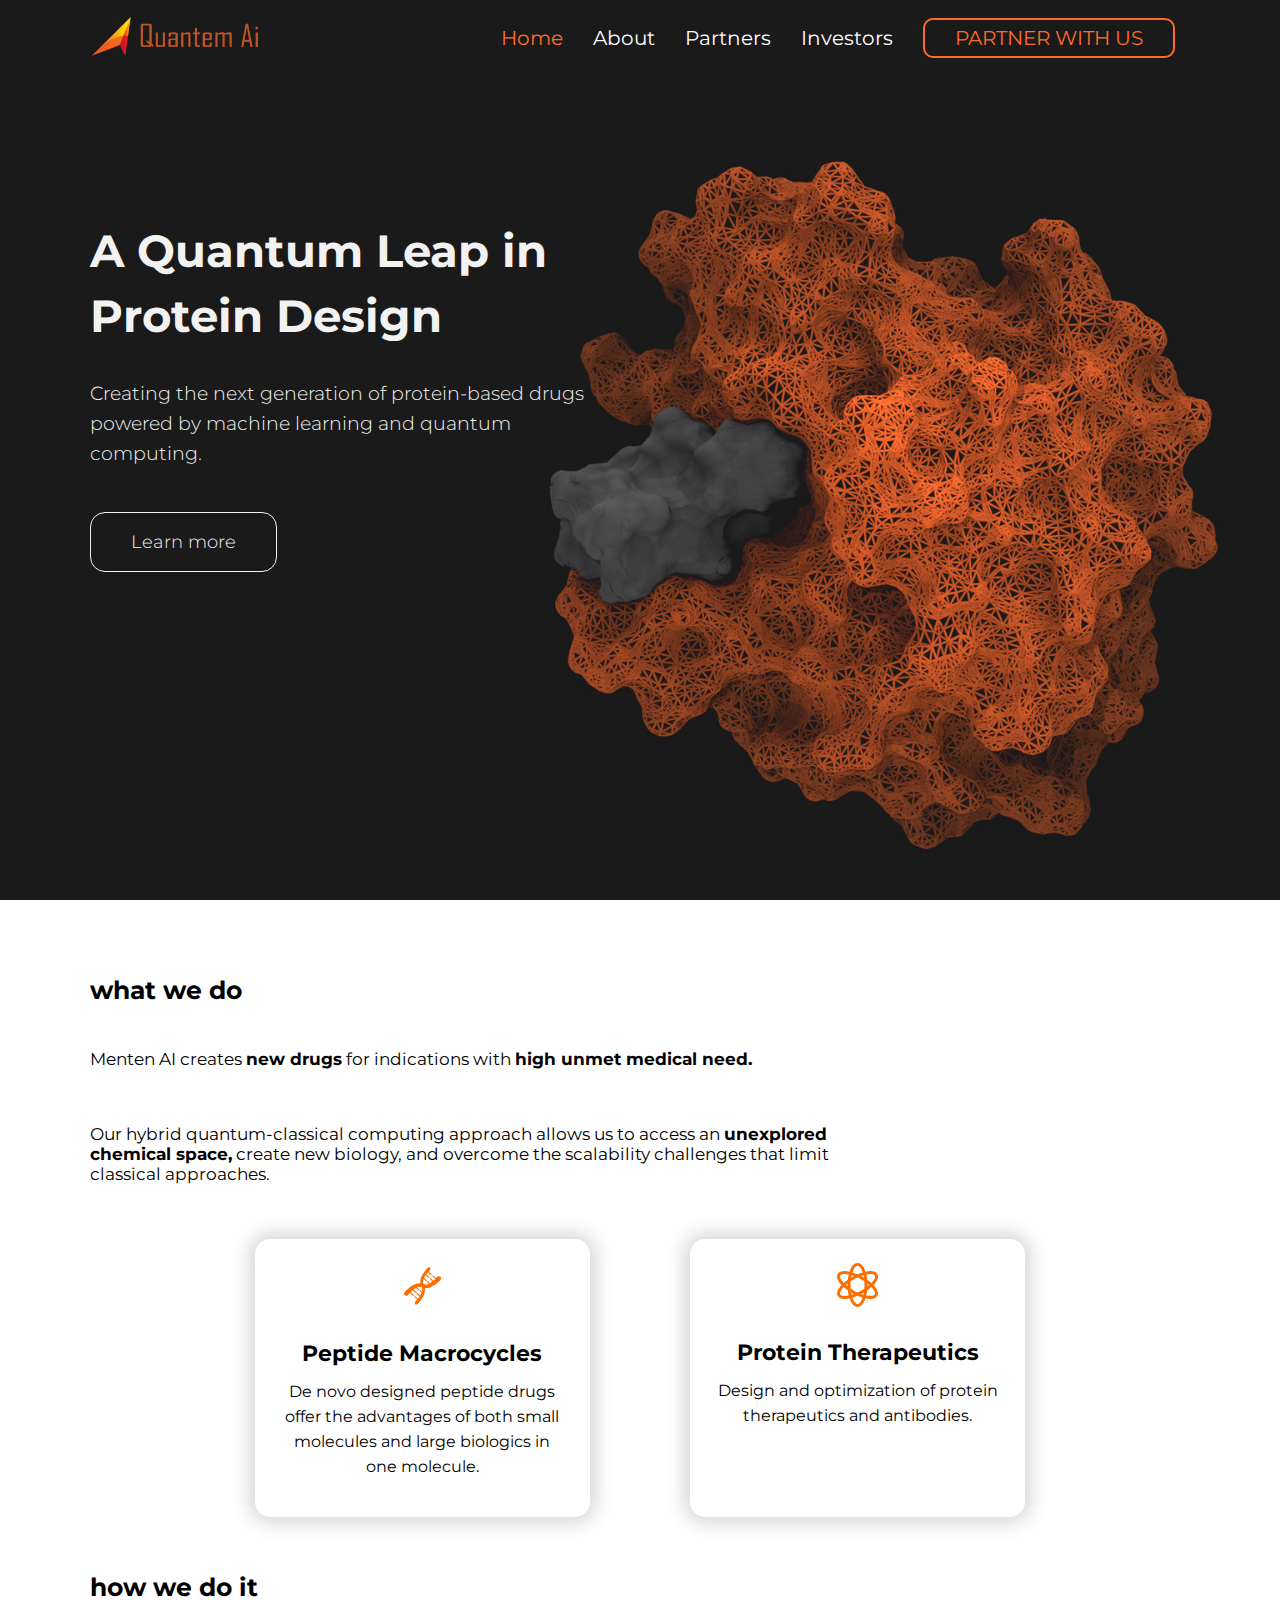
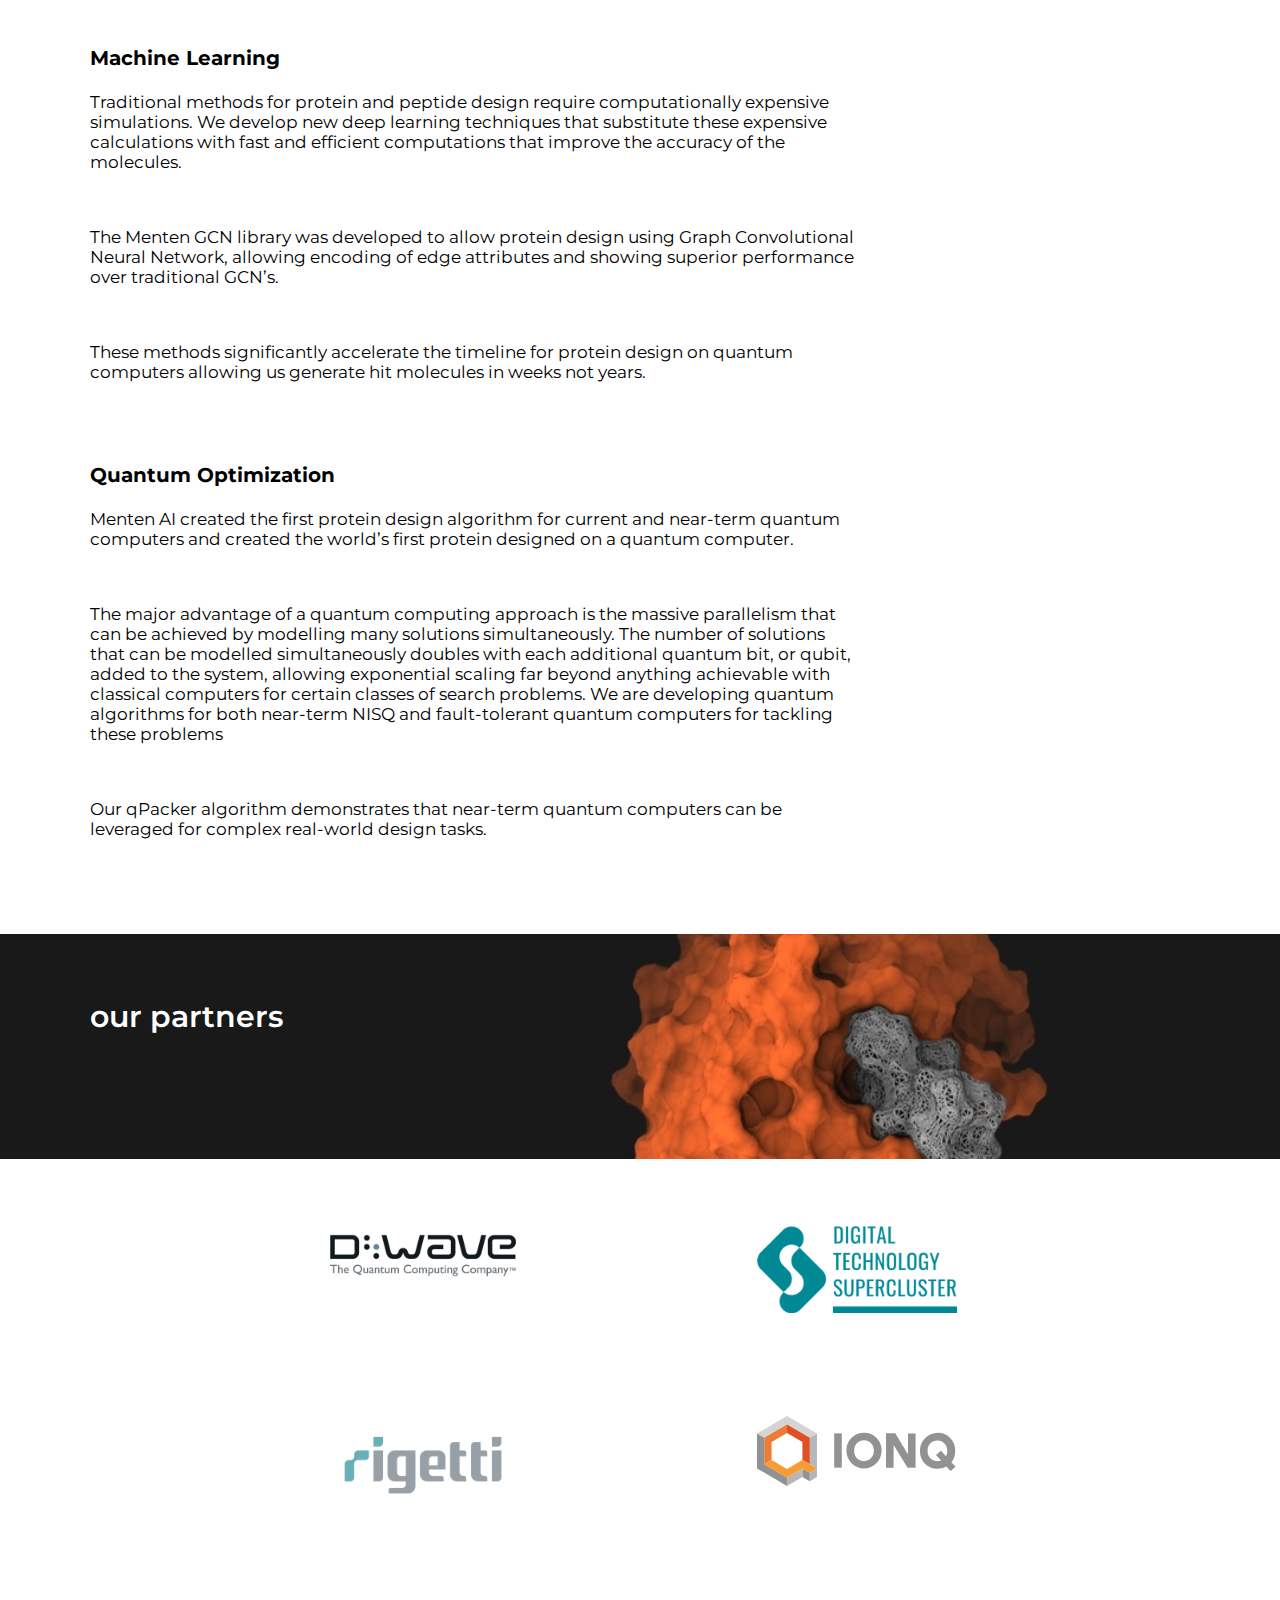
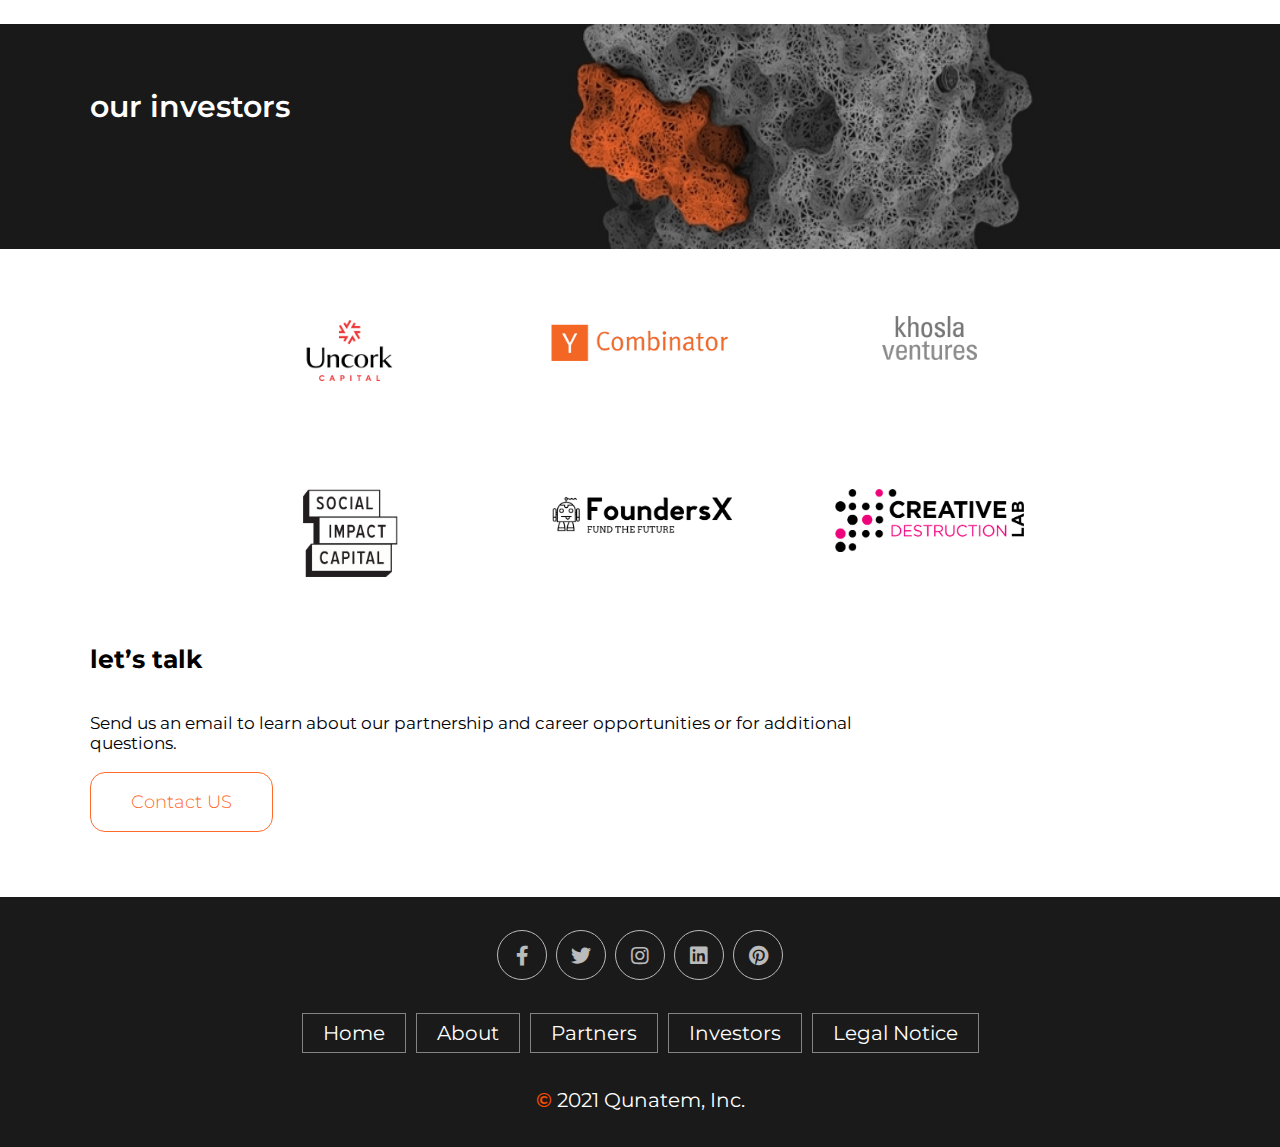
<file: index.html>
<!DOCTYPE html>
<html lang="en" dir="ltr">
  <head>
    <meta charset="utf-8">
    <meta http-equiv="X-UA-Compatible" content="IE=edge">
    <meta name="viewport" content="width=device-width, initial-scale=1.0">
    <link rel="shortcut icon" href="images/fav.png">
    <title>Qunatem</title>
    <link rel="stylesheet" href="css/style.css">
    <link rel="stylesheet" href="https://cdnjs.cloudflare.com/ajax/libs/font-awesome/5.15.3/css/all.min.css">
  </head>
  <body>
<section  id="home" class="home">
    <header>


      <a href="#" class="logo"><img class="logo" src="images/logo.png"></a>

      <div id="menu" class="fas fa-bars"></div>

      <nav class="navbar">
        <ul>
          <li><a class="active" href="#home">Home</a></li>
          <li><a href="#what-we">About</a></li>
          <li><a href="#partners">Partners</a></li>
          <li><a href="#investors">Investors</a></li>
       <li> <a href="contact.html"> <button class="began">PARTNER WITH US</button></a></li>
        </ul>
      </nav>

    </header>


<div class="hero">
  <h1>A Quantum Leap in <br> Protein Design</h1>
<h2>Creating the next generation of protein-based drugs powered by machine learning and quantum computing.</h2>
<a class="learn" href="contact.html">Learn more</a>

</div>
</section>


<section id="what-we">
<h1>what we do</h1>
<h2>Menten AI creates <strong>new drugs</strong> for indications with <strong>high unmet medical need.</strong></h2>
<h2>Our hybrid quantum-classical computing approach allows us to access an <strong>unexplored chemical space,</strong> create new biology, and overcome the scalability challenges that limit classical approaches.</h2>
<div class="partition">
<div class="micro">
  <img src="images/left.svg" alt="">
  <h1>Peptide Macrocycles</h1>
  <h2>De novo designed peptide drugs offer the advantages of both small molecules and large biologics in one molecule.</h2>
</div>
<div class="micro">
  <img src="images/right.svg" alt="">
  <h1>Protein Therapeutics</h1>
  <h2>Design and optimization of protein therapeutics and antibodies.</h2>
  </div>
</div>
<h1>how we do it</h1>
<h3>Machine Learning</h3>
<h2>Traditional methods for protein and peptide design require computationally expensive simulations. We develop new deep learning techniques that substitute these expensive calculations with fast and efficient computations that improve the accuracy of the molecules.</h2>
<h2>The Menten GCN library was developed to allow protein design using Graph Convolutional Neural Network, allowing encoding of edge attributes and showing superior performance over traditional GCN’s.</h2>
<h2>These methods significantly accelerate the timeline for protein design on quantum computers allowing us generate hit molecules in weeks not years.</h2>
<br>
<br>
<h3>Quantum Optimization</h3>
<h2>Menten AI created the first protein design algorithm for current and near-term quantum computers and created the world’s first protein designed on a quantum computer.</h2>
<h2>The major advantage of a quantum computing approach is the massive parallelism that can be achieved by modelling many solutions simultaneously. The number of solutions that can be modelled simultaneously doubles with each additional quantum bit, or qubit, added to the system, allowing exponential scaling far beyond anything achievable with classical computers for certain classes of search problems. We are developing quantum algorithms for both near-term NISQ and fault-tolerant quantum computers for tackling these problems</h2>
<h2>Our qPacker algorithm demonstrates that near-term quantum computers can be leveraged for complex real-world design tasks.</h2>
</section>


<section id="partners">
  <div class="container-img">
    <h1>our partners</h1>
    <img src="images/bg2.jpeg" alt="">
 </div>
 <div class="divider">
   <div class="divid">
     <img src="images/dwave.png" alt="">
   </div>
   <div class="divid">
     <img src="images/dts.png" alt="">
   </div>
   <div class="divid">
     <img src="images/rigetti.png" alt="">
   </div>
   <div class="divid">
     <img src="images/ionq.svg" alt="">
   </div>
 </div>
</section>

<section id="investors">
  <div class="container-img">
    <h1>our investors</h1>
    <img src="images/bg3.jpeg" alt="">
  </div>
  <div class="divides">
    <div class="part">
 <img  class="company" src="images/uncork.png" alt="">
    </div>
    <div class="part">
 <img src="images/combinator.png" alt="">
    </div>
    <div class="part">
 <img class="company" src="images/khosla.png" alt="">
    </div>
    <div class="part">
 <img class="company" src="images/social.png" alt="">
    </div>
    <div class="part">
 <img src="images/founder.png" alt="">
    </div>
    <div class="part">
 <img src="images/creative.png" alt="">
    </div>
  </div>
  <h2>let’s talk</h2>
  <h3>Send us an email to learn about our partnership and career opportunities or for additional questions.</h3>
  <a href="contact.html">Contact US</a>
</section>

<section class="footer">

    <div class="share">
        <a href="#" class="fab fa-facebook-f"></a>
        <a href="#" class="fab fa-twitter"></a>
        <a href="#" class="fab fa-instagram"></a>
        <a href="https://www.linkedin.com/company/qunatem" class="fab fa-linkedin"></a>
        <a href="#" class="fab fa-pinterest"></a>
    </div>

    <div class="links">
      <a href="#home">Home</a>
      <a href="#what-we">About</a>
      <a href="#partners">Partners</a>
      <a href="#investors">Investors</a>
        <a href="legal.html">Legal Notice</a>
        </div>

    <div class="credit"><span>&copy;</span> 2021 Qunatem, Inc.</div>

</section>

  <script src="https://cdnjs.cloudflare.com/ajax/libs/jquery/3.5.1/jquery.min.js"></script>
<script src="js/script.js"></script>
  </body>
</html>
</file>
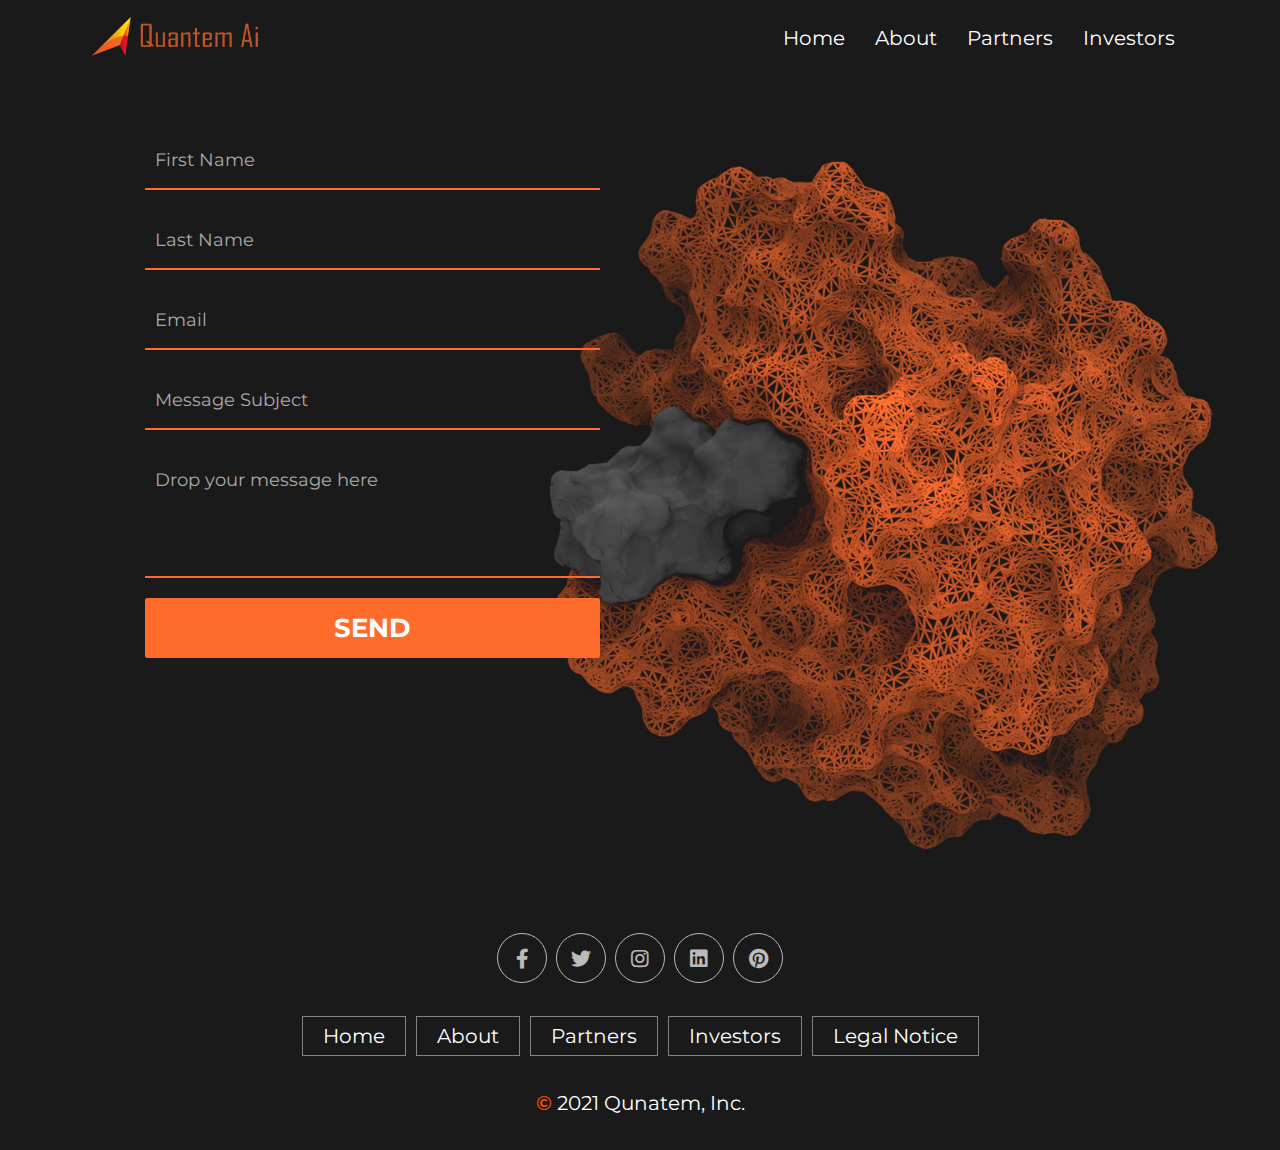
<file: contact.html>
<!DOCTYPE html>
<html lang="en" dir="ltr">
  <head>
    <meta charset="utf-8">
    <meta http-equiv="X-UA-Compatible" content="IE=edge">
    <meta name="viewport" content="width=device-width, initial-scale=1.0">
    <link rel="shortcut icon" href="images/fav.png">
    <title>Qunatem</title>
    <link rel="stylesheet" href="css/style.css">
    <link rel="stylesheet" href="css/contact.css">
    <link rel="stylesheet" href="https://cdnjs.cloudflare.com/ajax/libs/font-awesome/5.15.3/css/all.min.css">
  </head>
  <body>
<section  id="home" class="home">
    <header>


      <a href="#" class="logo"><img class="logo" src="images/logo.png"></a>

      <div id="menu" class="fas fa-bars"></div>

      <nav class="navbar">
        <ul>
          <li><a href="index.html#home">Home</a></li>
          <li><a href="index.html#what-we">About</a></li>
          <li><a href="index.html#partners">Partners</a></li>
          <li><a href="index.html#investors">Investors</a></li>
        </ul>
      </nav>

    </header>



    <div id="section">

    				<section class="contact-wrap">
    				  <form action="https://mailto:hello@quantem.com" class="contact-form">
    					<div class="col-sm-6">
    					  <div class="input-block">
    						<label for="">First Name</label>
    						<input type="text" class="form-control">
    					  </div>
    					</div>
    					<div class="col-sm-6">
    					  <div class="input-block">
    						<label for="">Last Name</label>
    						<input type="text" class="form-control">
    					  </div>
    					</div>
    					<div class="col-sm-12">
    					  <div class="input-block">
    						<label for="">Email</label>
    						<input type="text" class="form-control">
    					  </div>
    					</div>
    					<div class="col-sm-12">
    					  <div class="input-block">
    						<label for="">Message Subject</label>
    						<input type="text" class="form-control">
    					  </div>
    					</div>
    					<div class="col-sm-12">
    					  <div class="input-block textarea">
    						<label for="">Drop your message here</label>
    						<textarea rows="3" type="text" class="form-control"></textarea>
    					  </div>
    					</div>
    					<div class="col-sm-12">
    					  <button class="square-button">Send</button>
    					</div>
    				  </form>
    				</section>

    </div>

</section>











<section class="footer">

    <div class="share">
        <a href="#" class="fab fa-facebook-f"></a>
        <a href="#" class="fab fa-twitter"></a>
        <a href="#" class="fab fa-instagram"></a>
        <a href="https://www.linkedin.com/company/qunatem" class="fab fa-linkedin"></a>
        <a href="#" class="fab fa-pinterest"></a>
    </div>

    <div class="links">
      <a href="index.html#home">Home</a>
      <a href="index.html#what-we">About</a>
      <a href="index.html#partners">Partners</a>
      <a href="index.html#investors">Investors</a>
        <a href="legal.html">Legal Notice</a>
        </div>

    <div class="credit"><span>&copy;</span> 2021 Qunatem, Inc.</div>

</section>



<script src="https://cdnjs.cloudflare.com/ajax/libs/jquery/3.5.1/jquery.min.js"></script>
<script src="js/script.js"></script>
<script src="js/contact.js"></script>
</body>
</html>
</file>
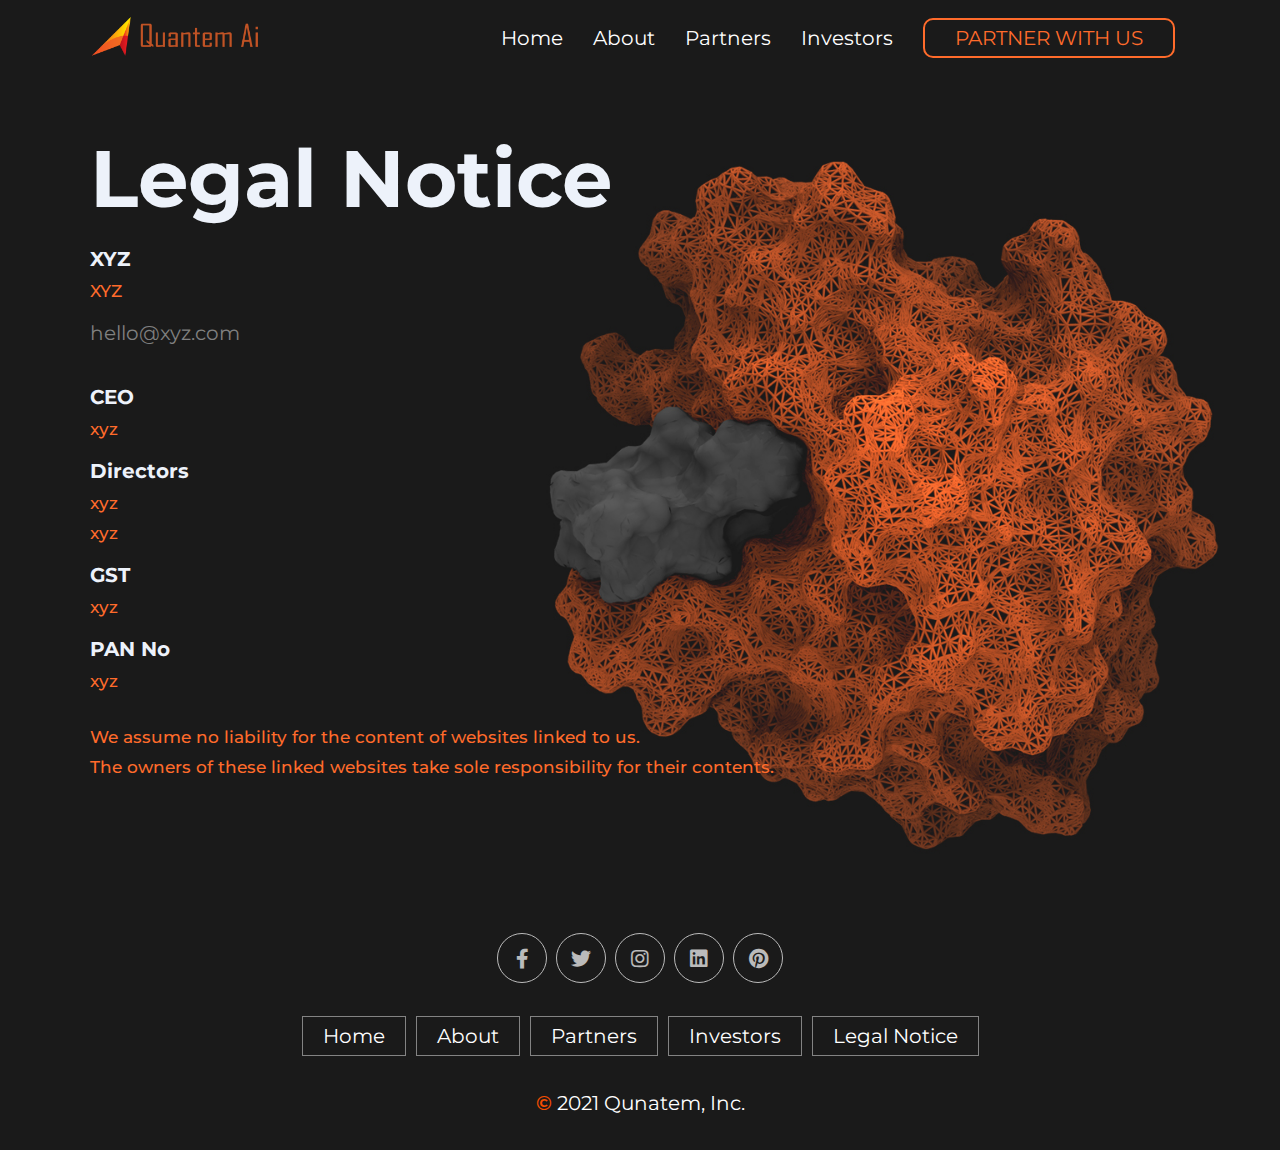
<file: legal.html>
<!DOCTYPE html>
<html lang="en" dir="ltr">
  <head>
    <meta charset="utf-8">
    <meta http-equiv="X-UA-Compatible" content="IE=edge">
    <meta name="viewport" content="width=device-width, initial-scale=1.0">
    <link rel="shortcut icon" href="images/fav.png">
    <title>Qunatem</title>
    <link rel="stylesheet" href="css/legal.css">
    <link rel="stylesheet" href="css/style.css">
    <link rel="stylesheet" href="https://cdnjs.cloudflare.com/ajax/libs/font-awesome/5.15.3/css/all.min.css">
  </head>
  <body>
<section  id="home" class="home">
    <header>


      <a href="#" class="logo"><img class="logo" src="images/logo.png"></a>

      <div id="menu" class="fas fa-bars"></div>

      <nav class="navbar">
        <ul>
          <li><a href="index.html#home">Home</a></li>
          <li><a href="index.html#what-we">About</a></li>
          <li><a href="index.html#partners">Partners</a></li>
          <li><a href="index.html#investors">Investors</a></li>
       <li> <a href="contact.html"> <button class="began">PARTNER WITH US</button></a></li>
        </ul>
      </nav>

    </header>


      <p class="note">Legal Notice</p>
      <p class="head">XYZ</p>
      <p class="body">XYZ</p>
      <a href=""><p class="weblink">hello@xyz.com</p></a>
      <p class="head">CEO</p>
      <p class="body">xyz</p>
      <p class="head">Directors</p>
      <p class="body">xyz</p>
      <p class="body">xyz</p>
      <p class="head">GST</p>
      <p class="body">xyz</p>
      <p class="head">PAN No</p>
      <p class="body">xyz</p>
      <br>
      <br>
      <p class="body">We assume no liability for the content of websites linked to us.</p>
      <p class="body">The owners of these linked websites take sole responsibility for their contents.</p>


</section>



<section class="footer">

    <div class="share">
        <a href="#" class="fab fa-facebook-f"></a>
        <a href="#" class="fab fa-twitter"></a>
        <a href="#" class="fab fa-instagram"></a>
        <a href="https://www.linkedin.com/company/qunatem" class="fab fa-linkedin"></a>
        <a href="#" class="fab fa-pinterest"></a>
    </div>

    <div class="links">
      <a href="index.html#home">Home</a>
      <a href="index.html#what-we">About</a>
      <a href="index.html#partners">Partners</a>
      <a href="index.html#investors">Investors</a>
        <a href="legal.html">Legal Notice</a>
        </div>

    <div class="credit"><span>&copy;</span> 2021 Qunatem, Inc.</div>

</section>

  <script src="https://cdnjs.cloudflare.com/ajax/libs/jquery/3.5.1/jquery.min.js"></script>
<script src="js/script.js"></script>
  </body>
</html>
</file>
<file: css/style.css>
@import url('https://fonts.googleapis.com/css2?family=Montserrat:wght@100;200;300;400;500;600;700;800;900&display=swap');


:root {
    --first: #ff6b2b;
    --secondary: #edf2fa;
    --turtury: #1074d1;
}

* {
    font-family: 'Montserrat', sans-serif;
    margin: 0;
    padding: 0;
    box-sizing: border-box;
    transition: all .2s linear;
    outline: none;
    text-decoration: none;
    scroll-behavior: smooth;
}

*::selection {
    background: var(--first);
    color: #000;
}

a,
a:hover,
a:focus,
a:active {
    text-decoration: none;
    color: inherit;
}

html {
    font-size: 62.5%;
    overflow-x: hidden;
}
section{
  padding: 2rem 7%;
}

header {
    display: flex;
    align-items: center;
    justify-content: space-between;
    position: fixed;
    top: 0;
    left: 0;
    z-index: 10;
    padding: 1.5rem 7%;
    background: #1a1a1a;
}

header .logo {
    width: 40%;
}

header .navbar ul {
    list-style: none;
    display: flex;
    align-items: center;
    justify-content: space-between;
    color: #fff;
}

header .navbar ul li {
    margin: 0 1.5rem;
}

header .navbar ul li a {
    color: #fff;
    font-size: 2rem;
}

header .navbar ul li a.active,
header .navbar ul li a:hover {
    color: var(--first);
}

header #menu {
    font-size: 4rem;
    color: var(--first);
    cursor: pointer;
    display: none;
}

header.header-active {
    height: 10vh;
    background: #1a1a1a;
    box-shadow: 0 .1rem .6rem rgba(0, 0, 0, .3);
}

.began{
  border: solid 2px var(--first);
  background-color: inherit;
  color: var(--first);
  font-size: 2rem;
  height: 4rem;
  border-radius: 1rem;
  padding: 0 3rem;
  cursor: pointer;
  transition: all 0.5s;
}
.began:hover{
  border: none;
  color: #fff;
  background: var(--first);
}
.hero{
  margin-top: 18%;
  margin-right: 53%;
}

#home h1{
  font-size: 4.5rem;
  color: #f2f2f2;
  margin-bottom: 6%;
  line-height: 6.5rem;
}
#home h2{
  color: #f2f2f2;
  font-size: 1.9rem;
  font-weight: 300;
  line-height: 3rem;
  margin-bottom: 12%;
}
.learn{
  color: #f2f2f2;
  border: solid 1px #f2f2f2;
  font-size: 1.8rem;
  font-weight: 300;
  padding: 1.8rem 4rem;
  border-radius: 1.5rem;
  margin-right: 7%;
}
.learn:hover{
  color: #fff;
  background-color: var(--first);
  border: none;
}

#home{
  position: relative;
  height: auto;
  overflow: hidden;
  background:#1a1a1a url(../images/bg1.jpg) no-repeat;
  background-position: right;
  background-size: contain;

    width: 100%;
      height: 100vh;
  }






#what-we h1,#investors h2{
  margin-top: 5%;
  font-size: 2.5rem;
  margin-bottom: 4%;
}
#what-we h2,#investors h3{
  font-size: 1.7rem;
  font-weight: 400;
  margin-bottom: 5%;
  margin-right: 30%;
}
.partition{
  display: grid;
  grid-template-columns: 1fr 1fr;
  grid-gap: 100px;
  width: 70%;
  min-height: 250px;
  margin-left: 15%;
}
.micro img{
  width: 14%;
  margin-bottom: 5%;
}
#what-we .micro h1{
  font-size: 2.2rem;
  font-weight: 700;
}
#what-we .micro h2{
  font-size: 1.6rem;
  line-height: 2.5rem;
  margin-right:0;
}
.micro{
  text-align: center;
  border-radius: 1.5rem;
  padding: 7%;
  box-shadow: 0 0 2rem 0.5rem #d3d3d3;
}
#what-we h3{
  margin-bottom: 2%;
  font-size: 2rem;
  font-weight: 700;
}
#partners,#investors{
padding: 2rem 0;
}
.container-img{
  position: relative;
}
.container-img h1{
  position: absolute;
  color: #fff;
  font-size: 3rem;
  font-weight: 600;
  margin: 5% 0 0 7%;
}
.container-img img{
  width: 100%;
  height: 25vh;
}
.divider{
  margin-top: 5%;
  display: grid;
  grid-template-columns: 1fr 1fr;
  grid-gap: 100px;
  width: 60%;
  margin-left: 20%;
  margin-bottom: 5%;
}
.divid{
  text-align: center;
}
.divid img{
  width: 60%;
}
.divides{
  margin-top: 5%;
  display: grid;
  grid-template-columns: 1fr 1fr 1fr;
  grid-gap: 100px;
  width: 60%;
  margin-left: 20%;
  margin-bottom: 5%;
}
.part{
  text-align: center;
}
.part img{
  width: 100%;
}
.part .company{
  width: 50%;
}
#investors h2,#investors h3{
  margin-left: 7%;
  margin-bottom: 3%;
}
#investors a{
   margin-left: 7%;
    color: var(--first);
    border: solid 1px var(--first);
    font-size: 1.8rem;
    font-weight: 300;
    padding: 1.8rem 4rem;
    border-radius: 1.5rem;
    margin-right: 7%;

}
#investors a:hover{
  border: none;
  background-color: var(--first);
  color: #fff;
}
#investors{
  margin-bottom: 5%;
}

.footer{
    background-color:#1a1a1a;
    text-align: center;
}

.footer .share{
    padding:1rem 0;
}

.footer .share a{
    height: 5rem;
    width: 5rem;
    line-height: 5rem;
    font-size: 2rem;
    color:#fff;
    border: solid 1px #fff;
    margin:.3rem;
    border-radius: 50%;
    opacity: 0.7;
}

.footer .share a:hover{
    background-color: #f54e00;
    color: #fff;
    border-color: #fff;
}

.footer .links{
    display: flex;
    justify-content: center;
    flex-wrap: wrap;
    padding:2rem 0;
    gap:1rem;
}

.footer .links a{
    padding:.7rem 2rem;
    color:#fff;
    border: solid 1px #838383;
    font-size: 2rem;
}

.footer .links a:hover{
    background:#f54e00;
    color: #fff;
}

.footer .credit{
    font-size: 2rem;
    color:#fff;
    padding:1.5rem;
}

.footer .credit span{
    color:#f54e00;
    font-weight: 600;
}


@media (max-width:1400px){
  header .logo{
    width: 35%;
  }
  header .logo img{
    width: 45%;
  }
}
@media (max-width:1260px){
  header .logo{
    width: 30%;
  }
  header .logo img{
    width: 55%;
  }
}
@media (max-width:1170px){
  header .logo{
    width: 25%;
  }
  header .logo img{
    width: 65%;
  }
}

@media (max-width:1100px){
  header .logo{
    width: 20%;
  }
  header .logo img{
    width: 100%;
  }
  header .navbar ul li a{
    font-size: 1.5rem;
  }
  .began{
    font-size: 1.5rem;
  }
}

@media (max-width: 991px) {


    header .logo{
      width: 50%;
    }
    header .logo img{
      width: 50%;
    }
    header #menu{
        display: block;
    }

    header .navbar{
        position: fixed;
        top:-100rem; left: 0;
        width: 100%;
        opacity: 0;
        background:#1a1a1a;
        border-top: .1rem solid rgba(0,0,0,.3);
        transition: all 0.5s;
    }

    header .navbar ul{
        flex-flow: column;
        padding:2rem 0;
    }

    header .navbar ul li{
        margin:1rem 0;
        text-align: center;
        width: 100%;
    }

    header .navbar ul li a{
        font-size: 2.5rem;
        color: #fff;
        display: block;
    }

    header .navbar.nav-toggle{
        top:8rem;
        opacity: 1;
    }

 section{
   padding: 3rem;
 }
 .began{
   width: 90%;
   font-size: 2rem;
 }
 .divides{
   grid-template-columns: 1fr 1fr;
 }

 #what-we h2, #investors h3 {
   margin-right: 0;
 }
 #investors h3{
   margin-bottom: 5%;
 }
  }
@media (max-width:750px){
  header .logo img{
    width: 60%;
  }
.hero{
  margin-right: 0;
}
.partition{
  margin-top: 10%;
  margin-bottom: 10%;
  width: 80%;
  margin-left: 10%;
  grid-template-columns: 1fr;
}
.divides,.divider{
  width: 90%;
  margin-left: 5%;
}
}

@media (max-width:550px){
  header .logo img{
    width: 70%;
  }
  html{
    font-size: 45%;
  }
  #home{
    background-position: center;
  }
  .container-img img{
    height: 15vh;
  }
  .container-img h1{
    margin: 10% 0 0 7%;
  }
  .divid img{
    width: 100%;
  }
  .part img{
    width: 100%;
  }
  .part .company{
    width: 80%;
  }
}
</file>
<file: css/contact.css>
body{
	color: #333;
	font-family: "Roboto", Helvetica, Arial, Verdana, sans-serif;
	background: #fff;
  margin: 0;
  paddign: 0;
}

/* Style for text
* --------------------------------------- */
p{
	color: #333;
}

/* Common styles
* --------------------------------------- */
*{
	box-sizing: border-box;
}
textarea {
  font-family: "Roboto", Helvetica, Arial, sans-serif;
}

.wrap{

	width: 100%;
	height: 100%;
	margin-left: auto;
	margin-right: auto;
	position: relative;
}
.box{
	font-size: 1.2em;
	line-height: 1.6em;
  text-align: center;
}
/*screen resolutions lower than 620px*/
@media all and (max-width: 1180px){
	.wrap{
	width: 100%;
	height: 100%;
	margin-left: auto;
	margin-right: auto;
	position: relative;
	}
}


#section h2{
	margin-bottom: 50px;
  position: relative;
  display: block;
}
#section p a{
	color: #ff6b2b;
  text-decoration: none;
}
#section .wrap {
	text-align: center;
	width: 100%;
}
#section .box{
	text-align: center;
	margin: 5% 0 0 0;
	width: 100%;
}

.contact-form {
  width: 50%;
  margin: 0;
  padding: 40px;
}
.contact-form .input-block {
  background-color: transparent;
  border: none;
  width: 100%;
  height: 60px;
  border-bottom: 2px solid #ff6b2b;
  margin: 0;
  position: relative;
  margin-bottom: 20px;
  -moz-transition: all 0.3s ease-out;
  -o-transition: all 0.3s ease-out;
  -webkit-transition: all 0.3s ease-out;
  transition: all 0.3s ease-out;
}
.contact-form .input-block.focus {

}
.contact-form .input-block.textarea {
  height: auto;
}
.contact-form .input-block.textarea .form-control {
  height: auto;
  resize: none;
}
.contact-form .input-block label {
  position: absolute;
  left: 10px;
  top: 25px;
  display: block;
  margin: 0;
  font-weight: 400;
  z-index: 1;
  color: #aaa;
  font-size: 18px;
  line-height: 10px;
}
.contact-form .input-block .form-control {
  background-color: transparent;
  margin: 0;
  outline: none;
  border: none;
  -moz-border-radius: 0;
  -webkit-border-radius: 0;
  border-radius: 0;
  -moz-box-shadow: none;
  -webkit-box-shadow: none;
  box-shadow: none;
  height: auto;
    padding: 30px 10px;
  width: 100%;
  position: relative;
  z-index: 2;
  font-size: 18px;
  color: #333;
}
.contact-form .input-block .form-control:focus label {
  top: 0;
}
.contact-form .square-button {
  background-color: #ff6b2b;
  color: #fff;
  font-size: 26px;
  text-transform: uppercase;
  font-weight: 700;
  text-align: center;
  -moz-border-radius: 2px;
  -webkit-border-radius: 2px;
  border-radius: 2px;
  -moz-transition: all 0.3s ease;
  -o-transition: all 0.3s ease;
  -webkit-transition: all 0.3s ease;
  transition: all 0.3s ease;
  padding: 0 60px;
  height: 60px;
  cursor: pointer;
  outline: none;
  border: none;
  width: 100%;
  -webkit-transform-style: preserve-3d;
  transform-style: preserve-3d;
  -webkit-transition: all 0.3s ease-out;
  transition: all 0.3s ease-out;
}
.contact-form .square-button:hover, .contact-form .square-button:focus {
  background-color: #ff6b2b;
  box-shadow: 0px 10px 30px rgba(0,0,0,0.1);
  transform: translateY(-4px);
}

@media (min-width: 768px) {
  .contact-wrap {
    margin: auto;
  }
}
@media (max-width: 868px) {
	.contact-form {
	  width: 100%;
	  padding: 40px;
	}
}
@media (max-width: 568px) {
	.contact-form {
	  padding: 10px;
	}
}
/*----page styles---*/

.contact-wrap {
	margin-top: 5%;
  padding: 15px;
  background: transparent;
}
.contact-wrap h1 {
  background-color: white;
  color: #ff7c62;
  padding: 40px;
  margin: 0 0 50px;
  font-size: 30px;
  text-transform: uppercase;
  font-weight: 700;
  text-align: center;
}
.contact-wrap h1 small {
  font-size: 18px;
  display: block;
  text-transform: none;
  font-weight: 300;
  margin-top: 10px;
  color: #ff7c62;
}
</file>
<file: css/legal.css>
.note {
  font-size: 8rem;
  font-weight: 700;
  margin-top: 10%;
  color: var(--secondary);
}

.head {
  padding-top: 2rem;
  font-size: 2rem;
  color: var(--secondary);
  font-weight: 700;
}

.weblink {
  font-size: 2rem;
  padding: 2rem 0;
  color: grey;
}
.body {
  padding-top: 1rem;
  font-size: 1.7rem;
  font-weight: 500;
  color: var(--first);
}

@media (max-width:991px) {
  .none {
    padding-right: 15%;
  }

  .note {
    margin-top: 30%;
    font-size: 10rem;
  }

  .head {
    padding-top: 3rem;
    font-size: 3rem;
  }

  .body {
    padding-top: 2rem;
  }
}

@media (max-width:500px){
  .note{
    font-size: 5rem;
  }
  .head {
    font-size: 2.6rem;
  }
}
</file>
